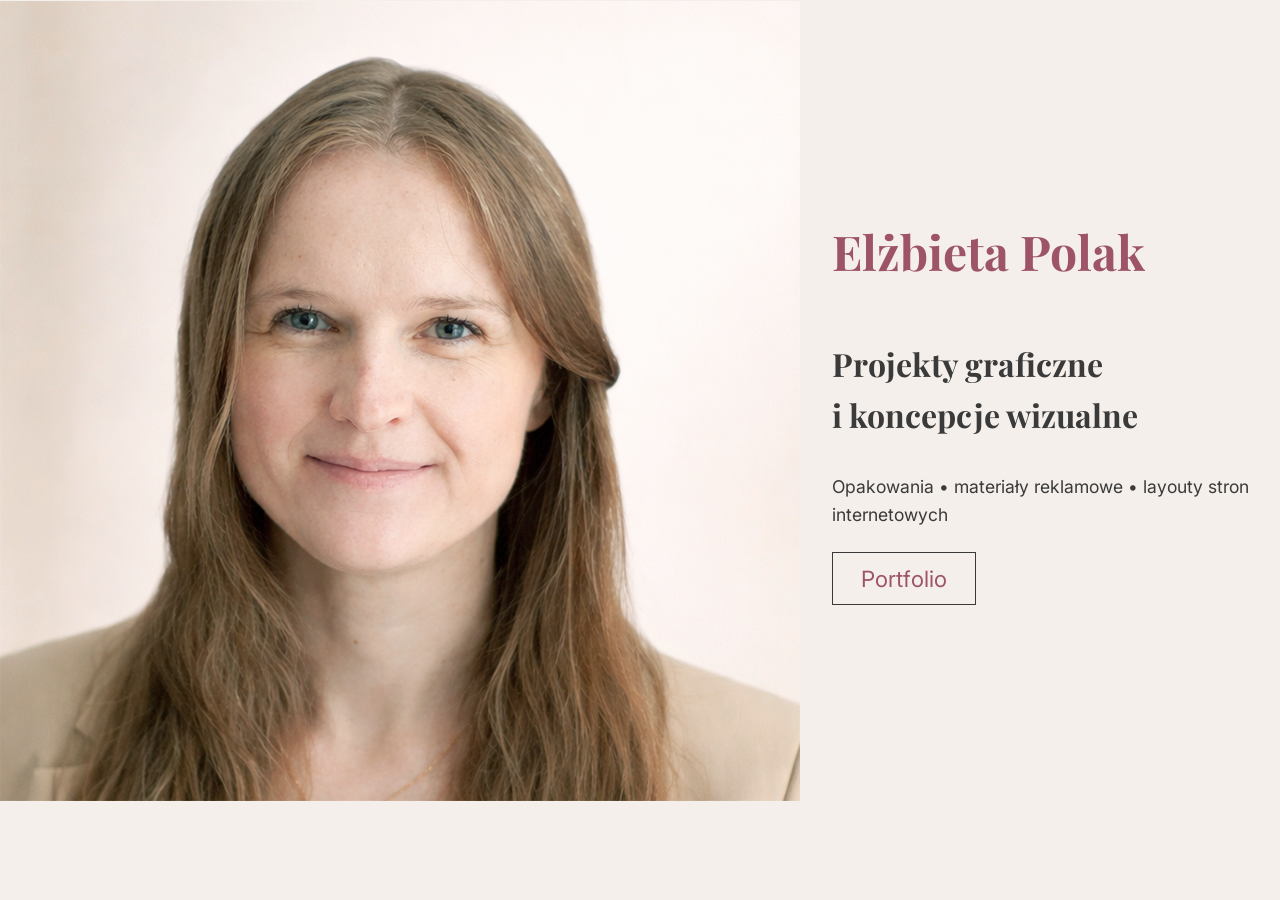
<file: index.html>
<!DOCTYPE html>
<html lang="pl">
<head>
  <meta charset="UTF-8">
  <title>Portfolio – Projektantka graficzna</title>
  <meta name="viewport" content="width=device-width, initial-scale=1.0">

  <!-- Google Fonts -->
  <link href="https://fonts.googleapis.com/css2?family=Playfair+Display:wght@500;600&family=Inter:wght@300;400;500&display=swap" rel="stylesheet">

  <link rel="stylesheet" href="style.css">
</head>
<body>

<header class="ja">
    <div class="photo">
	 <img src="photo_.png"></div>
    
	<div class="ja-text">
	<h1>Elżbieta Polak</h1>
    <h2>Projekty graficzne<br>i koncepcje wizualne</h2>
    <p>Opakowania • materiały reklamowe • layouty stron internetowych</p>
    <a href="portfolio.html" class="btn">Portfolio</a>
  </div>
</header>
</body>
</html>
</file>
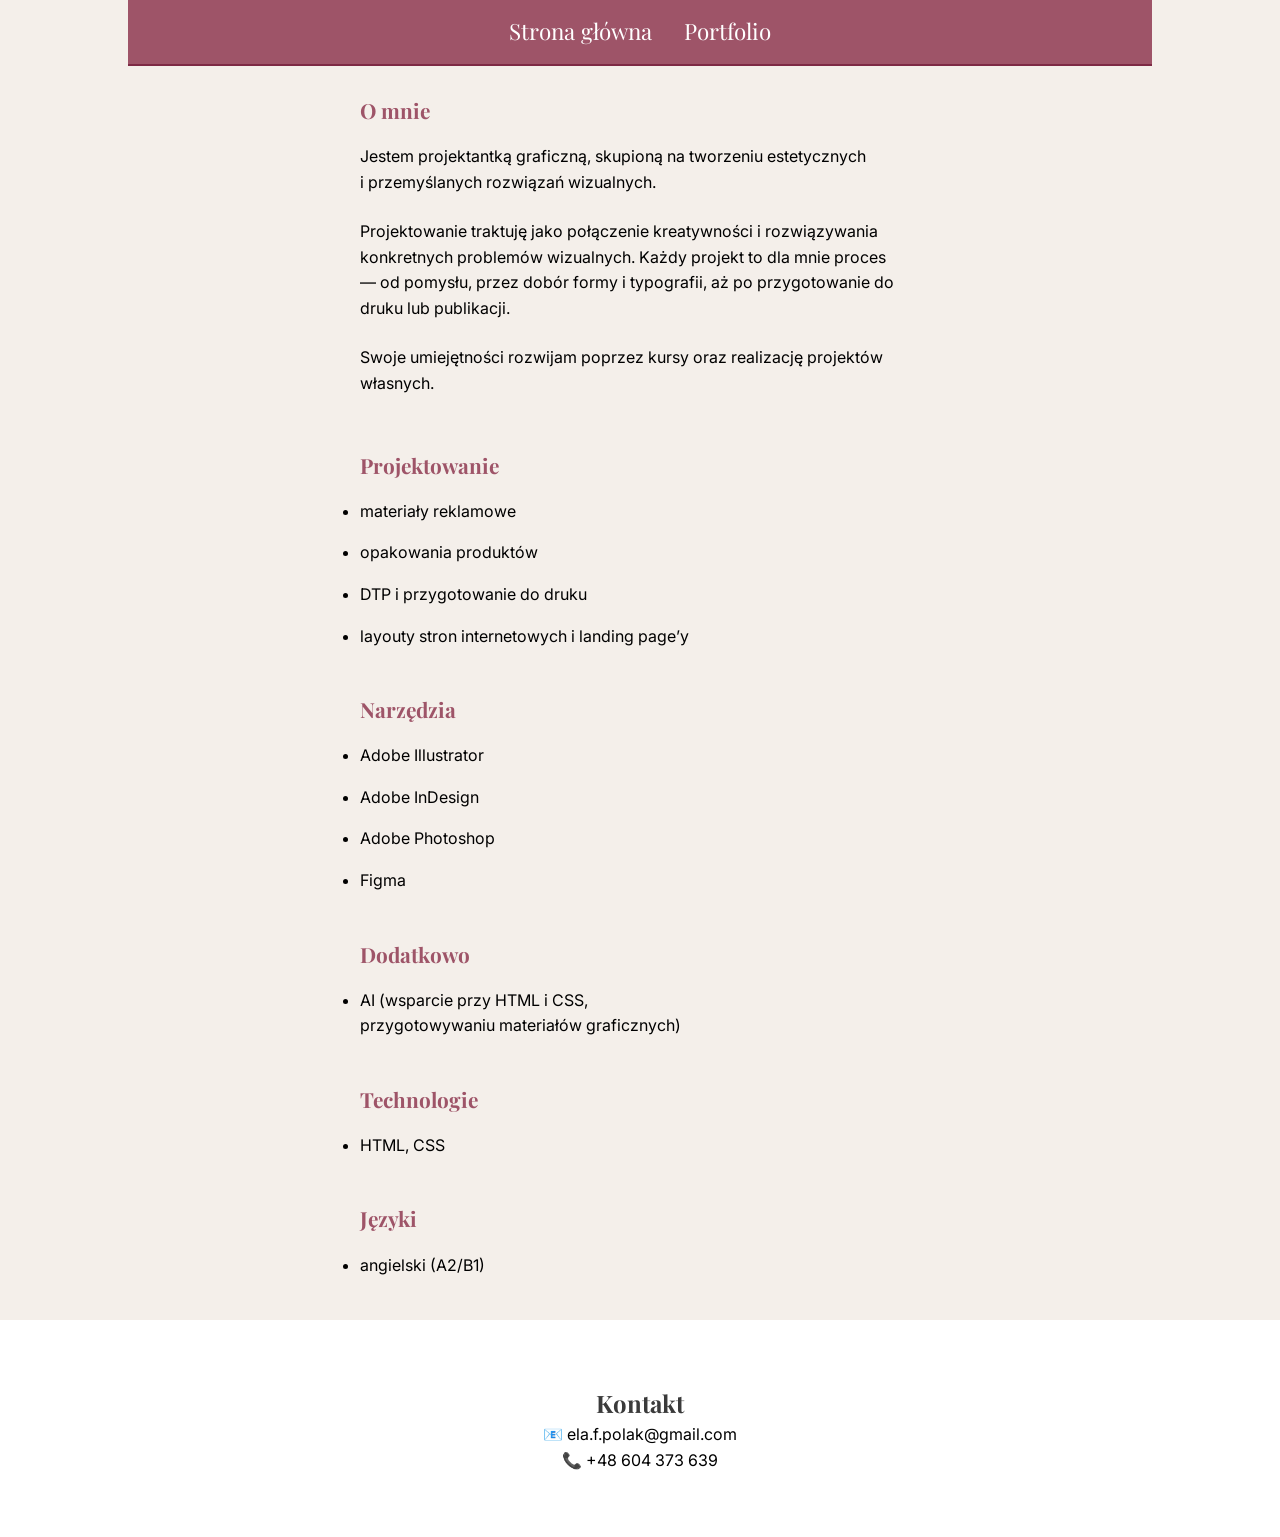
<file: about.html>
<!DOCTYPE html>
<html lang="pl">
<head>
  <meta charset="UTF-8">
  <title>Portfolio – Projektantka graficzna</title>
  <meta name="viewport" content="width=device-width, initial-scale=1.0">

  <!-- Google Fonts -->
  <link href="https://fonts.googleapis.com/css2?family=Playfair+Display:wght@500;600&family=Inter:wght@300;400;500&display=swap" rel="stylesheet">

  <link rel="stylesheet" href="style.css">
</head>
<body>


 <div id="about">
 <section id="portfolio" class="section">
  
  <div class="nav">
  <div class="nav-content">
   <a href="index.html">Strona główna</a>
   <a href="portfolio.html">Portfolio</a>
    </div>
   </div>
   
  <div id="main">

 <div id="box_about">
 <section class="section about">
  <h2>O mnie</h2>
  <p>
   Jestem projektantką graficzną, skupioną na tworzeniu estetycznych <br>i przemyślanych rozwiązań wizualnych.
  </p>
  <p>
   Projektowanie traktuję jako połączenie kreatywności i rozwiązywania konkretnych problemów wizualnych.
Każdy projekt to dla mnie proces <br>— od pomysłu, przez dobór formy i typografii, aż po przygotowanie do druku lub publikacji.
  </p>
  <p>
  Swoje umiejętności rozwijam poprzez kursy oraz realizację projektów własnych.
  </p>
</section>

<section class="section skills">
  <h2>Projektowanie</h2>
  <ul>
    <li>materiały reklamowe</li>
	<li>opakowania produktów</li>
    <li>DTP i przygotowanie do druku</li>
	<li>layouty stron internetowych i landing page’y</li>
	</ul>
	
  <h2>Narzędzia</h2>
  <ul>
    <li>Adobe Illustrator</li>
	<li>Adobe InDesign </li>
    <li>Adobe Photoshop </li>
	<li>Figma</li>
	</ul>
	
	<h2>Dodatkowo</h2>
	 <ul>
	 <li>AI (wsparcie przy HTML i CSS, <br>
		 przygotowywaniu materiałów graficznych)</li>
	 </ul>
	
	<h2>Technologie</h2>
	<ul>
    <li>HTML, CSS </li>
    </ul>
	
	<h2>Języki</h2>
	<ul>
    <li>angielski (A2/B1)</li>
	<br>
  </ul>
</section>

</div>

</div>

</div>

<footer class="footer">
  <h2>Kontakt</h2>
  <p>📧 ela.f.polak@gmail.com</p>
  <p>📞 +48 604 373 639</p>
</footer>

</body>
</html>
</file>
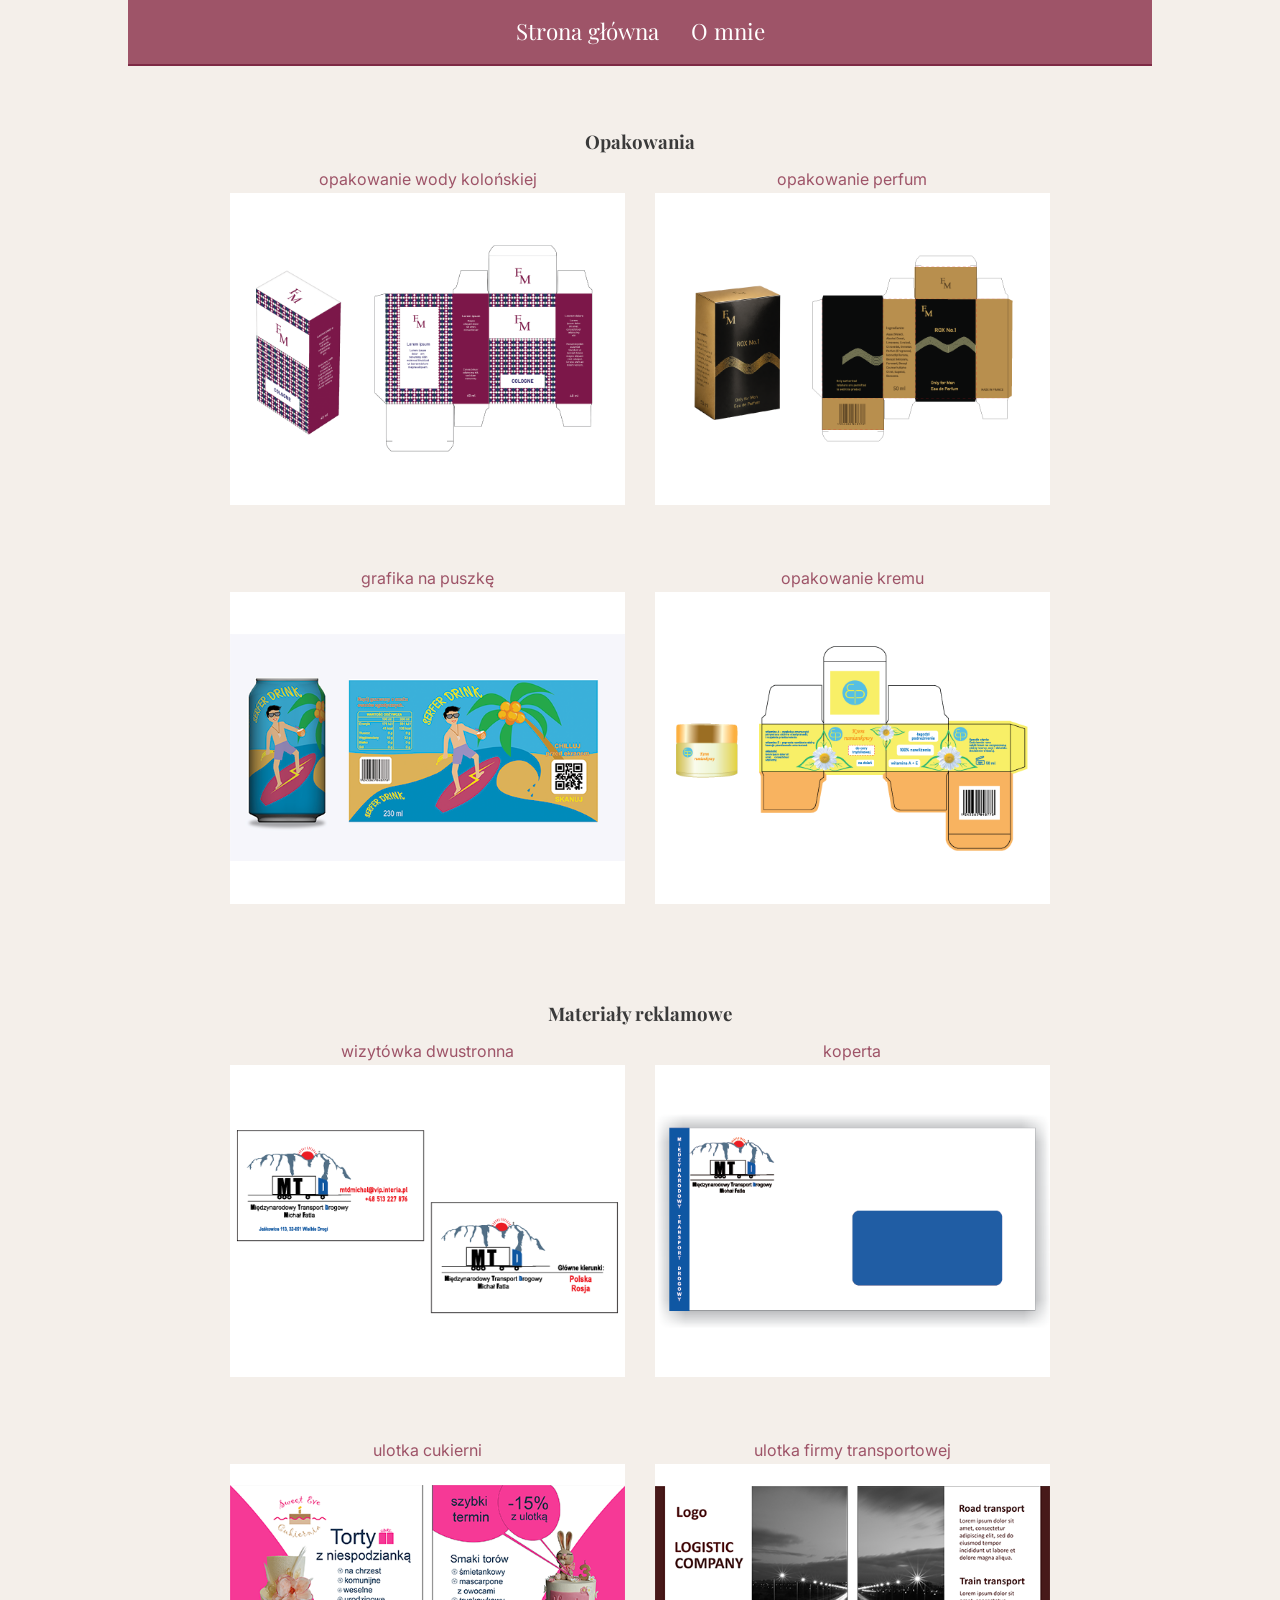
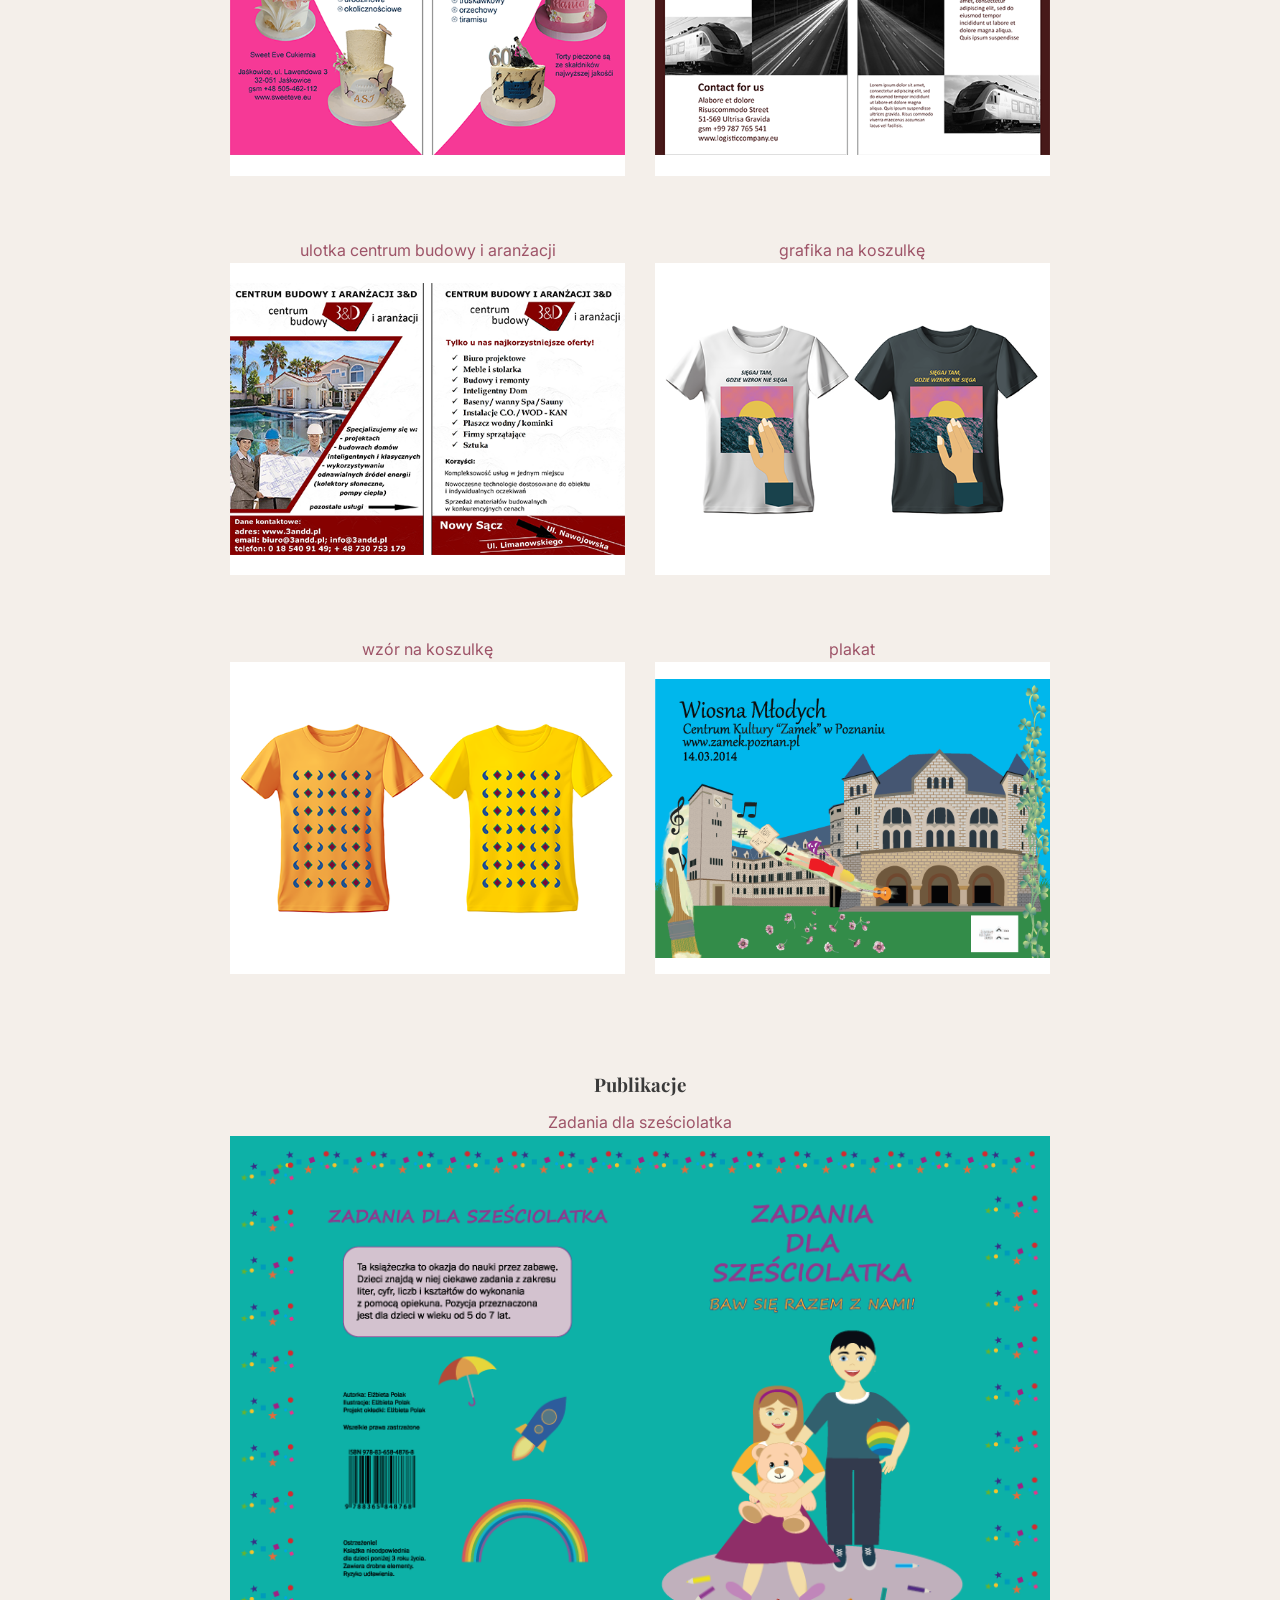
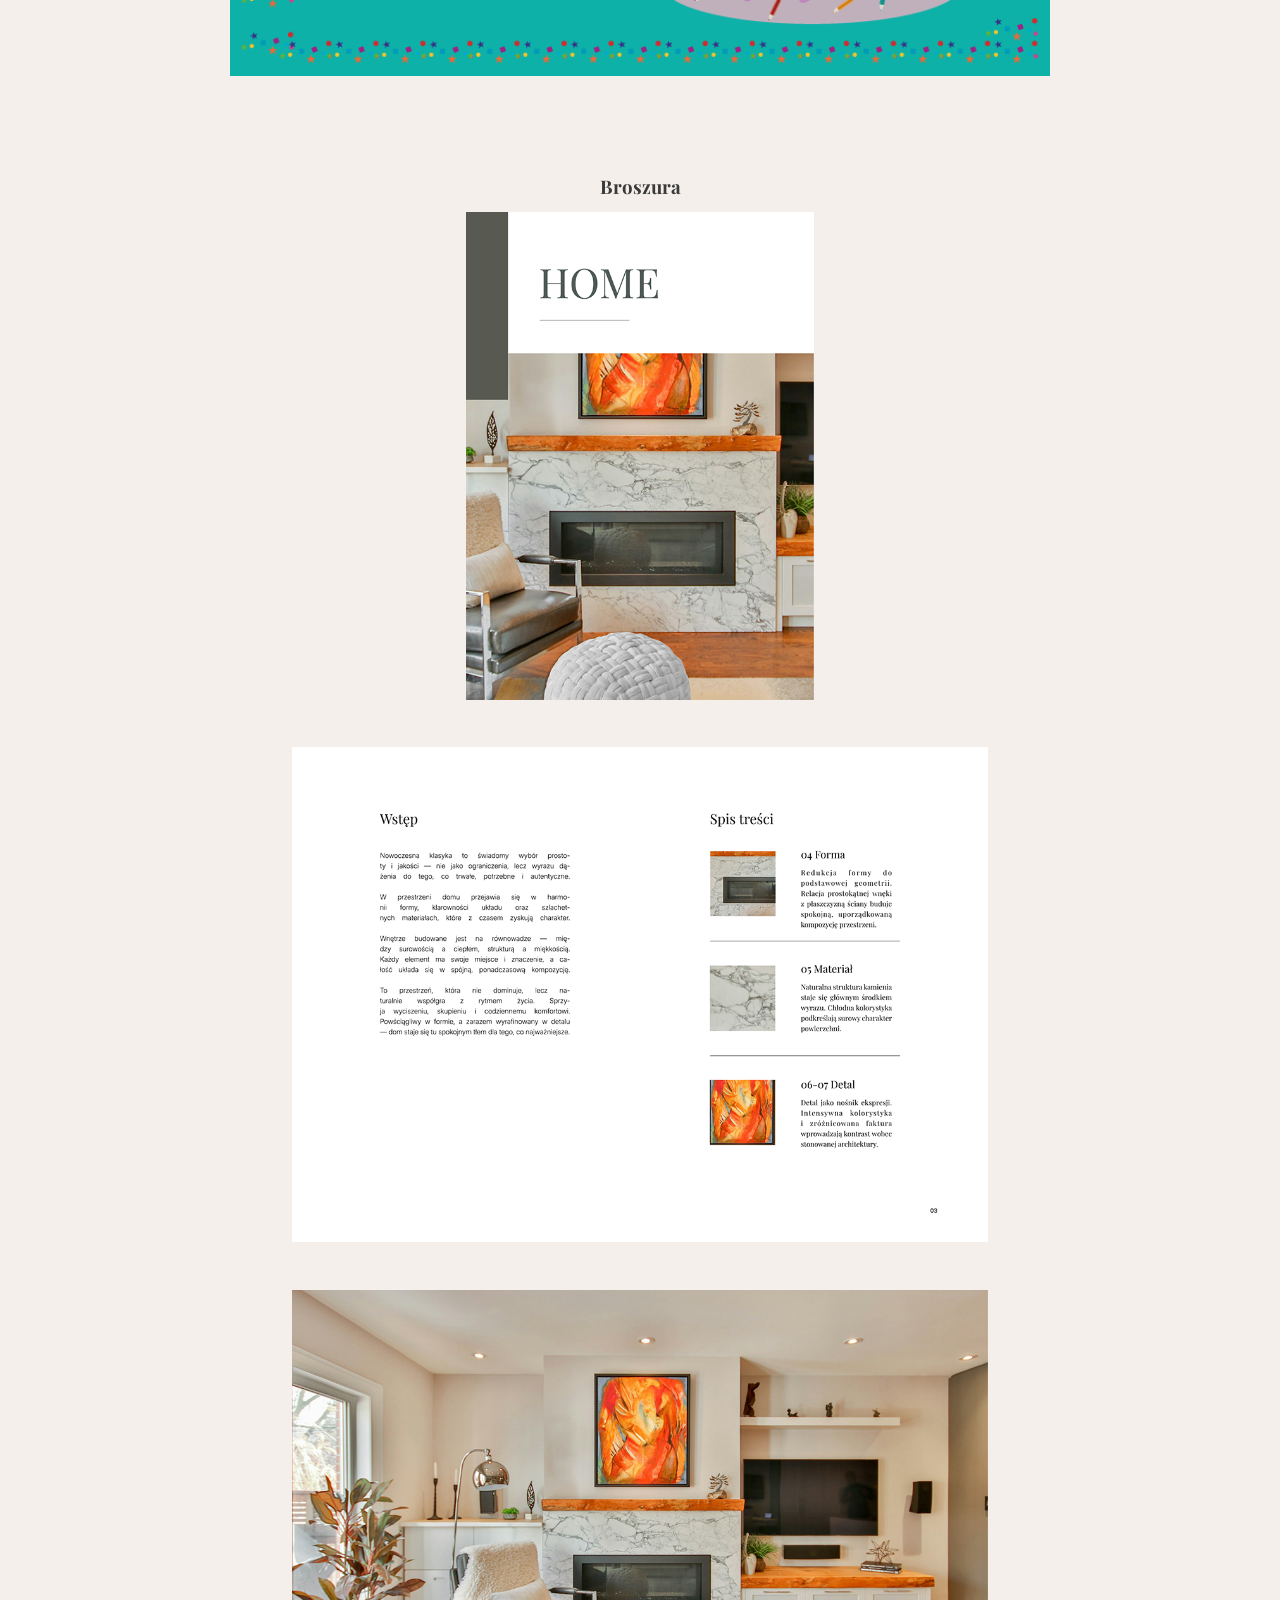
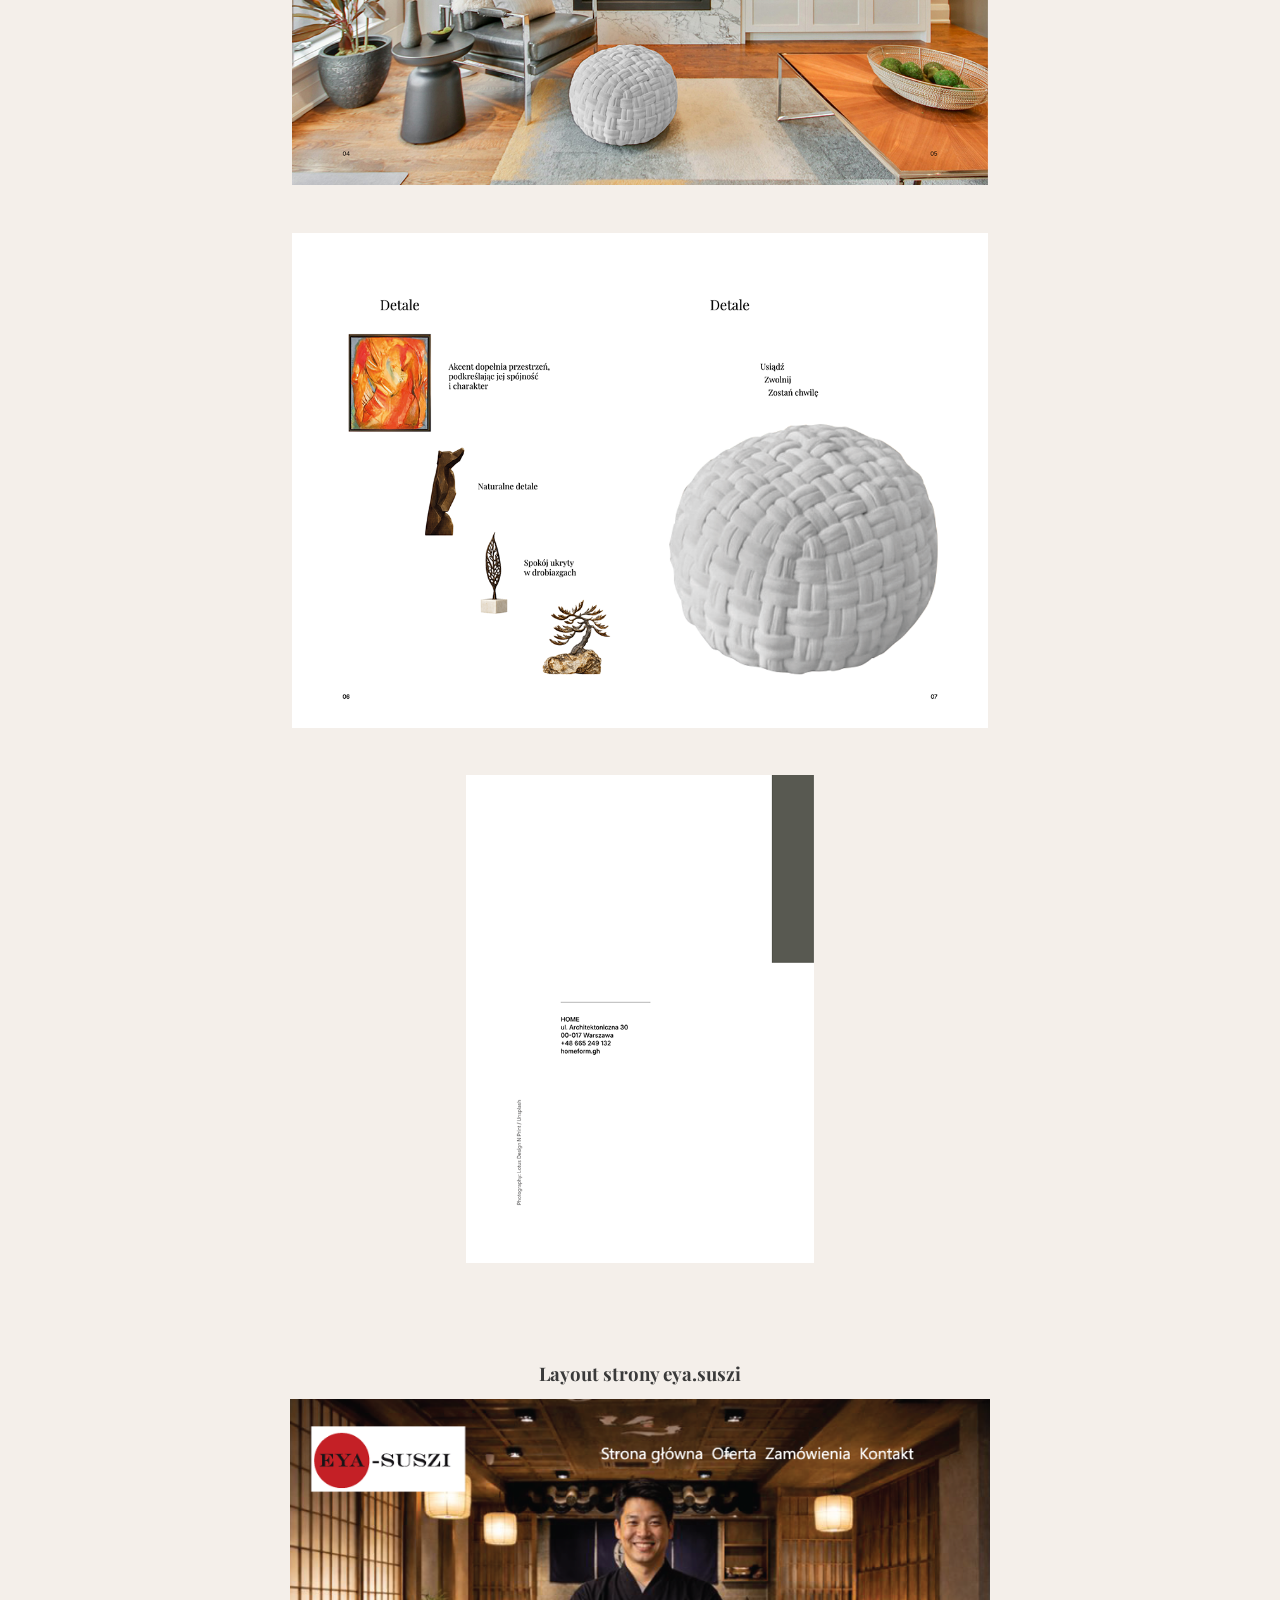
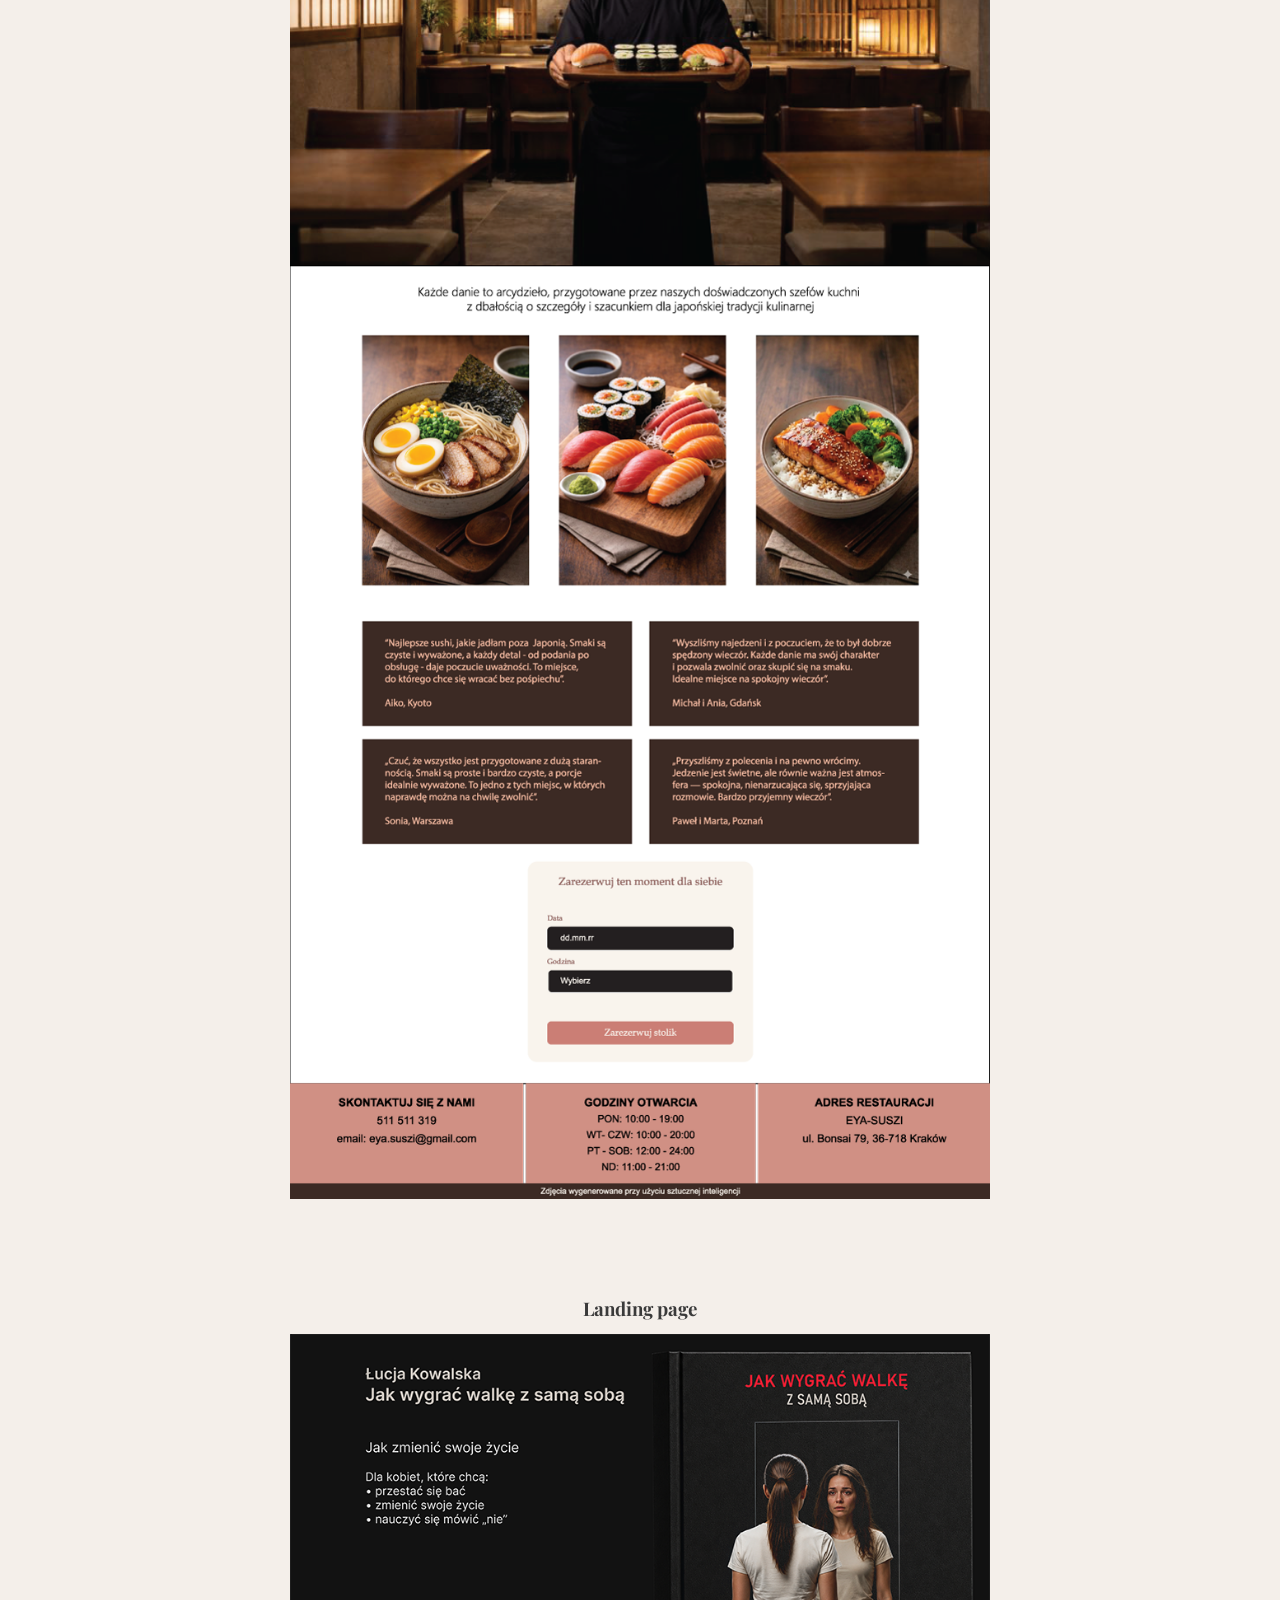
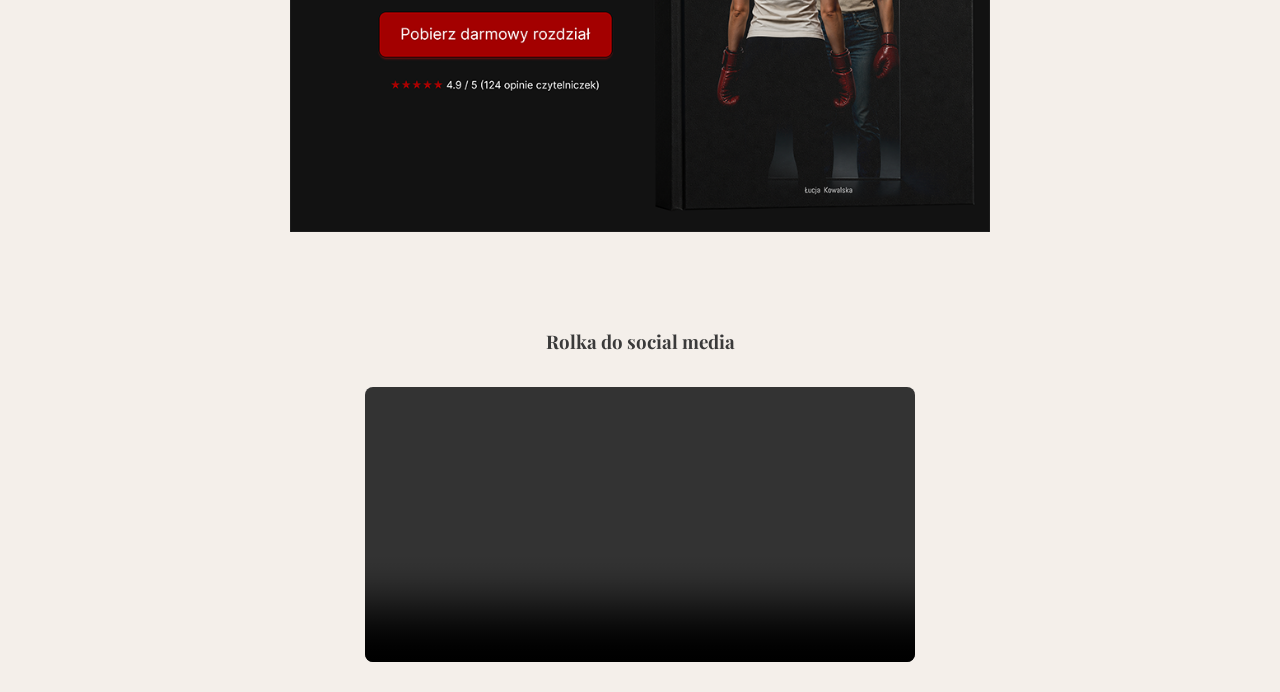
<file: portfolio.html>
<!DOCTYPE html>
<html lang="pl">
<head>
  <meta charset="UTF-8">
  <title>Portfolio – Projektantka graficzna</title>
  <meta name="viewport" content="width=device-width, initial-scale=1.0">

  <!-- Google Fonts -->
  <link href="https://fonts.googleapis.com/css2?family=Playfair+Display:wght@500;600&family=Inter:wght@300;400;500&display=swap" rel="stylesheet">

  <link rel="stylesheet" href="style.css">
</head>
<body>


<section id="portfolio" class="section">
  
  <div class="nav">
  <div class="nav-content">
   <a href="index.html">Strona główna</a>
   <a href="about.html">O mnie</a>
    </div>
   </div>
   
   <section id="portfolio" class="section">

  <div class="portfolio-category">
    <br>
	<br>
	<h3>Opakowania</h3>
    <div class="grid">
	  <div class="card">opakowanie wody kolońskiej
      <a href="#fm-full"><img src="fm_550.png"></a></div>
	 
		 
	  <div class="card">opakowanie perfum
	  <a href="#rox-full"><img src="fm_rox_550.png"></a></div>
	  
	  <div class="card">grafika na puszkę
	  <a href="#drink-full"><img src="drink_550.png"></a></div>
	  
	  <div class="card">opakowanie kremu
	  <a href="#krem-full"><img src="krem_550.png"></a></div>
	  
	  
	 
	 </div>
	</div>
	  
	  <!-- Powiększony obraz -->
      <a href="#" class="lightbox" id="fm-full"><img src="fm_850.png"></a>
		
    
	  <!-- Powiększony obraz -->
	  <a href="#" class="lightbox" id="rox-full"><img src="fm_rox_850.png"></a>
	  
	  <!-- Powiększony obraz -->
	  <a href="#" class="lightbox" id="drink-full"><img src="drink_850.png"></a>

	  <!-- Powiększony obraz -->
	  <a href="#" class="lightbox" id="krem-full"><img src="krem_850.png"></a>
	  
	  
	 

  <div class="portfolio-category">
    <h3>Materiały reklamowe</h3>
    <div class="grid">
	
	<div class="card">wizytówka dwustronna
	<a href="#card-full"><img src="card_550_x.png"></a></div>
	
	<div class="card">koperta
	<a href="#envelope-full"><img src="envelope_550.png"></a></div>
	
      <div class="card">ulotka cukierni
	  <a href="#torty-full"><img src="torty_550_.png"></a></div>
	  
	   <div class="card">ulotka firmy transportowej
	  <a href="#transport-full"><img src="transport_550_.png"></a></div>
	  
	  <div class="card">ulotka centrum budowy i aranżacji
	   <a href="#3andD-full"><img src="3andD_550.png"></a></div>
	  
	    <div class="card">grafika na koszulkę
	    <a href="#kieszonka-full"><img src="kieszonka_550.png"></a>
		</div>
		
		<div class="card">wzór na koszulkę
		<a href="#pattern-full"><img src="pattern_550.png"></a>
		</div>
	  
	   
		
		<div class="card">plakat
		<a href="#poster-full"><img src="poster_550.png"></a></div>
	  
	   </div>
	</div>
	  
	  <!-- Powiększony obraz -->
	  <a href="#" class="lightbox" id="card-full"><img src="card_850.png"></a>
	  
	   <!-- Powiększony obraz -->
	  <a href="#" class="lightbox" id="envelope-full"><img src="envelope_850.png"></a>
	  
	    <!-- Powiększony obraz -->
	  <a href="#" class="lightbox" id="torty-full"><img src="torty_850.png"></a>
	    <!--href="#" = zamyka lightbox (usuwa #fm-full z URL)-->
		<!--czyli <a href="#fm-full"> jest tylko do powiększenia, 
		a żeby zdjecie powróciło do mniejszego rozmiaru trzeba wpisać <a href="#"...  -->
	  
	    <!-- Powiększony obraz -->
	  <a href="#" class="lightbox" id="transport-full"><img src="transport_850_.png"></a>
	  
	  <!-- Powiększony obraz -->
	  <a href="#" class="lightbox" id="3andD-full"><img src="3andD_850.png"></a>
	  
	  <!-- Powiększony obraz -->
	  <a href="#" class="lightbox" id="kieszonka-full"><img src="kieszonka_850.png"></a>
    
	  <!-- Powiększony obraz -->
	 <a href="#" class="lightbox" id="pattern-full"><img src="pattern_850.png"></a>
	 
      
	  <!-- Powiększony obraz -->
	  <a href="#" class="lightbox" id="poster-full"><img src="poster_850.png"></a>
      
    </div>
  </div>

  <div class="portfolio-category">
    <h3>Publikacje</h3>
    <div class="grid2">
      <div class="card">Zadania dla sześciolatka
	  <a href="#book-full"><img src="book_850.png"></a></div>
	  
    </div>
  </div>
  
       <!-- Powiększony obraz -->
	  <a href="#" class="lightbox" id="book-full"><img src="book_850.png"></a>

<div class="portfolio-category">
  <h3>Broszura</h3>

  <div class="brochure-layout">

    <div class="card brochure-single">
      <a href="#broszura-cover-full">
        <img src="broszura_home_550_1.png">
      </a>
    </div>

    <div class="card brochure-spread">
      <a href="#broszura-spread1-full">
        <img src="broszura_home_550_2i3.png">
      </a>
    </div>

    <div class="card brochure-spread">
      <a href="#broszura-spread2-full">
        <img src="broszura_home_550_4i5.png">
      </a>
    </div>

    <div class="card brochure-spread">
      <a href="#broszura-spread3-full">
        <img src="broszura_home_550_6i7.png">
      </a>
    </div>

    <div class="card brochure-single">
      <a href="#broszura-cover-back-full">
        <img src="broszura_home_550_8.png">
      </a>
    </div>

  </div>
</div>

<!-- Lightboxy broszury -->
<a href="#" class="lightbox" id="broszura-cover-full">
  <img src="broszura_home_850_1.png">
</a>
<a href="#" class="lightbox" id="broszura-spread1-full">
  <img src="broszura_home_850_2i3.png">
</a>
<a href="#" class="lightbox" id="broszura-spread2-full">
  <img src="broszura_home_850_4i5.png">
</a>
<a href="#" class="lightbox" id="broszura-spread3-full">
  <img src="broszura_home_850_6i7.png">
</a>
<a href="#" class="lightbox" id="broszura-cover-back-full">
  <img src="broszura_home_850_8.png">
</a>


  <div class="portfolio-category">
    <h3>Layout strony eya.suszi</h3>
    <div class="grid3">
      <div class="card">
	   <a href="#eyasuszi-full"><img src="eya.suszi_850.png"></a></div>
    </div>
  </div>
    <!-- Powiększony obraz -->
	  <a href="#" class="lightbox" id="eyasuszi-full"><img id="eya-big" src="eya.suszi_850.png"></a>

	   <div class="portfolio-category">	  
	 <h3>Landing page</h3>
    <div class="grid4">
      <div class="card">
	   <a href="#landingpage-full"><img src="landingpage_850.png"></a></div>
    </div>
  </div>
    <!-- Powiększony obraz -->
	  <a href="#" class="lightbox" id="landingpage-full"><img id="landingpage-big" src="landingpage_850.png"></a>

<h3>Rolka do social media</h3>
  <video controls width="800">
    <source src="man vs woman2.mp4" type="video/mp4">
    
</video>
  
  
</section>

</body>

</html>
</file>
<file: style.css>
* {
  margin: 0;
  padding: 0;
  box-sizing: border-box;
}

body {
  font-family: 'Inter', sans-serif;
  background-color: #f4efea;
  
  line-height: 1.6;
}

h1 {
  font-family: 'Playfair Display', serif;
  color: #9e5468;
}

h2,h3 {
  font-family: 'Playfair Display', serif;
  color: #3a3a3a;
}

.ja {
  height: 90vh;
  display: flex;
  flex-direction: row;
  align-items: center;
 
}


.ja img {
margin-right:2rem;
margin-bottom: 0;
min-width: 800px;
width: 45vw;        /* zajmuje zawsze 45% szerokości ekranu */
height: auto;

}


.ja-text {
padding-right:20px;
}

.ja h1 {
  font-size: 3rem;
  margin-bottom: 1em;
}

.ja h2 {
  font-size: 2rem;
  margin-bottom: 1em;
}

.ja p {
  font-size: 1.1rem;
  margin-bottom: 2rem;
  color: #3a3a3a;
}

.btn {
  font-size: 1.4rem;
  text-decoration: none;
  padding: 12px 28px;
  border: 1px solid #3a3a3a;
  color: #9e5468;
  transition: 0.3s;
}

.btn:hover {
  background-color: #3a3a3a;
  color: #fff;
}

/*I podstrona*/

.section {
  padding: 0rem 10%;
}



.nav {
  width: 100%;
  background-color: #9e5468 ;
  border-bottom: 2px solid #7d2a45;
  position: static;
  top: 0;
  z-index: 100;
  
}


.nav-content {
  max-width: 1200px;
  margin: 0 auto;
  padding: 14px 20px;
  display: flex;
  justify-content: center; 
  align-items: center;
}

.nav a {
  font-family: 'Playfair Display', serif;
  font-size: 1.4rem;
  text-decoration: none;
  color: white;
  padding:0 1rem;
}

#portfolio {
background:#f4efea;
}

.portfolio-category {
  margin-bottom: 4rem;
}


/* Siatka dla projektów */
.grid {
  display: grid;
  grid-template-columns: repeat(2, 1fr);
  gap: 30px;
}

.portfolio-category h3 {
margin-top:10px;
margin-bottom: 10px;
}

.card {
  text-align: center;
  color: #9e5468;
  margin-bottom: 1.5rem;
}

.card img {
  width: 100%;
  cursor: pointer;/* zmiana kursora na rękę */
  transition: transform 0.3s;
  background-color:white;
  height: 312px;
  object-fit: contain;/* mieści cały obraz bez przycinania */
}

.card:hover img {
  transform: scale(1.05);
}

.card p {
font-size: 0.7rem;
text-align: center;
}

/* Lightbox */
.lightbox {
  display: none; /*projekt 850 jest ukryty i pojawia się dopiero po kliknięciu na miniaturkę 550. */
  position: fixed;/*lightbox zawsze wypełnia cały widoczny ekran, niezależnie od scrollowania*/
  z-index: 1000;/*"na wierzchu wszystkiego z uwagi na dużą wartośc, dlatgeo pikazuje się na zdjeciem 550*/
  top: 0;/*określa gdzie zaczyna się KONTENER lightboxa (czarne tło)*/
  left: 0;/*określa gdzie zaczyna się KONTENER lightboxa (czarne tło)*/
  width: 100%;/*Czarne tło zaczyna się w lewym górnym rogu i rozciąga na cały ekran (width: 100%; height: 100%)*/
  height: 100%;
  background: rgba(0,0,0,0.9);/*tło lightboxa to CZARNY kolor z 90% nieprzezroczystości*/
                             /*To daje efekt przyciemnionego tła za zdjęciem */
  align-items: center;
  justify-content: center;
  overflow: auto;
}

.lightbox:target { /*bez tego lightbox nie zadziała */
  display: flex;
}

.lightbox img {
  max-width: 90vw;
  max-height: 90vh;
  width: auto;
  height: auto;
  object-fit: contain;
   transition: transform 0.3s ease;
  cursor: zoom-in;
  display: block;
  margin: auto;
}

.lightbox img:active {
  transform: scale(1.8);
  cursor: zoom-out;
}
 h3 {
text-align:center;
}

.grid2 {
  display: flex;
  justify-content: center;
  text-align: center;
}

.grid2 .card {
  width: 850px;
}

.grid2 .card img {
  width: 100%;
  height: auto;
  object-fit: contain;
  background-color: transparent;
  cursor: pointer;
  transition: transform 0.3s;
}

.grid3 {
  display: flex;
  justify-content: center;
  text-align: center;
}

/* TYLKO dla eya.suszi */
.grid3 img {
  width: 700px;   /* większa miniaturka */
  height: auto;        /* usuwa blokadę 312px */
  max-width: 100%;
}

#eya-big {
  max-width: 100vw;
  max-height: none;
}

.grid4 {
  display: flex;
  justify-content: center;
  text-align: center;
}

.grid4 img {
  width: 700px;   /* większa miniaturka */
  height: auto;        /* usuwa blokadę 312px */
  max-width: 100%;
}

#landingpage-big {
  max-width: 100vw;
  max-height: none;
}
video {
    display: block;
    width: 100%;
    max-width: 550px;
    max-height: 90vh;
    height: auto;
    margin: 30px auto;
    border-radius: 8px;
}

/* === BROSZURA === */

.brochure-layout {
  display: flex;
  flex-direction: column;
  align-items: center;
  gap: 16px;
}

/* Okładki — połowa szerokości, wyśrodkowane */
.brochure-single {
  width: 50%;
}

.brochure-single img {
  width: 85%;
  height: auto;        /* obraz skaluje się do swojej naturalnej proporcji */
  object-fit: unset;   /* wyłączamy stare ustawienie */
  background-color: transparent;
}

/* Rozkładówki — pełna szerokość */
.brochure-spread {
  width: 100%;
}

.brochure-spread img {
  width: 85%;
  height: auto;
  object-fit: unset;
  background-color: transparent;
}

/* Lightbox rozkładówek */
#broszura-spread1-full img,
#broszura-spread2-full img,
#broszura-spread3-full img {
  max-width: 96vw;
  max-height: 85vh;
}


/*II podstrona*/


#about {
width: 100%;
display: block;
}

#main {
display: flex;
flex-direction: row;
justify-content: center;
}


#box_about {
display: block;
}
	
.about h2 {
font-size: 1.3rem;
padding: 5% 0 3% 0;
color: #9e5468;
}

.about p {
  font-size: 1rem;
  max-width: 700px;
  margin-bottom: 1.5rem;  
}

.skills h2 {
font-size: 1.3rem;
padding: 5% 0 3% 0;
color: #9e5468;
}



.skills ul {
display: flex;
flex-direction: column;
justify-content: center;

}

.skills li {
  margin-bottom: 1rem;
}

.footer {
  text-align: center;
  padding: 4rem 2rem;
  background-color: #fff;
}

@media (max-width: 768px) {
  .grid { 
    grid-template-columns: 1fr; 
  }
  .ja {
    flex-direction: column;
    align-items: center;
    height: auto;
  }
  .photo {
    width: 100%;
  }
  .ja img {
    width: 100%;
    min-width: 0;
    max-width: 100%;
    margin-right: 0;
  }
  .ja-text {
    padding: 2rem 1.5rem;
    text-align: center;
    align-self: auto;
  }
  
.nav a {
font-size: 1.2rem;
}
video {   
    max-width: 450px;
}

 .brochure-single {
    width: 80%;
  }

  .brochure-spread {
    width: 100%;
  }
}
</file>
